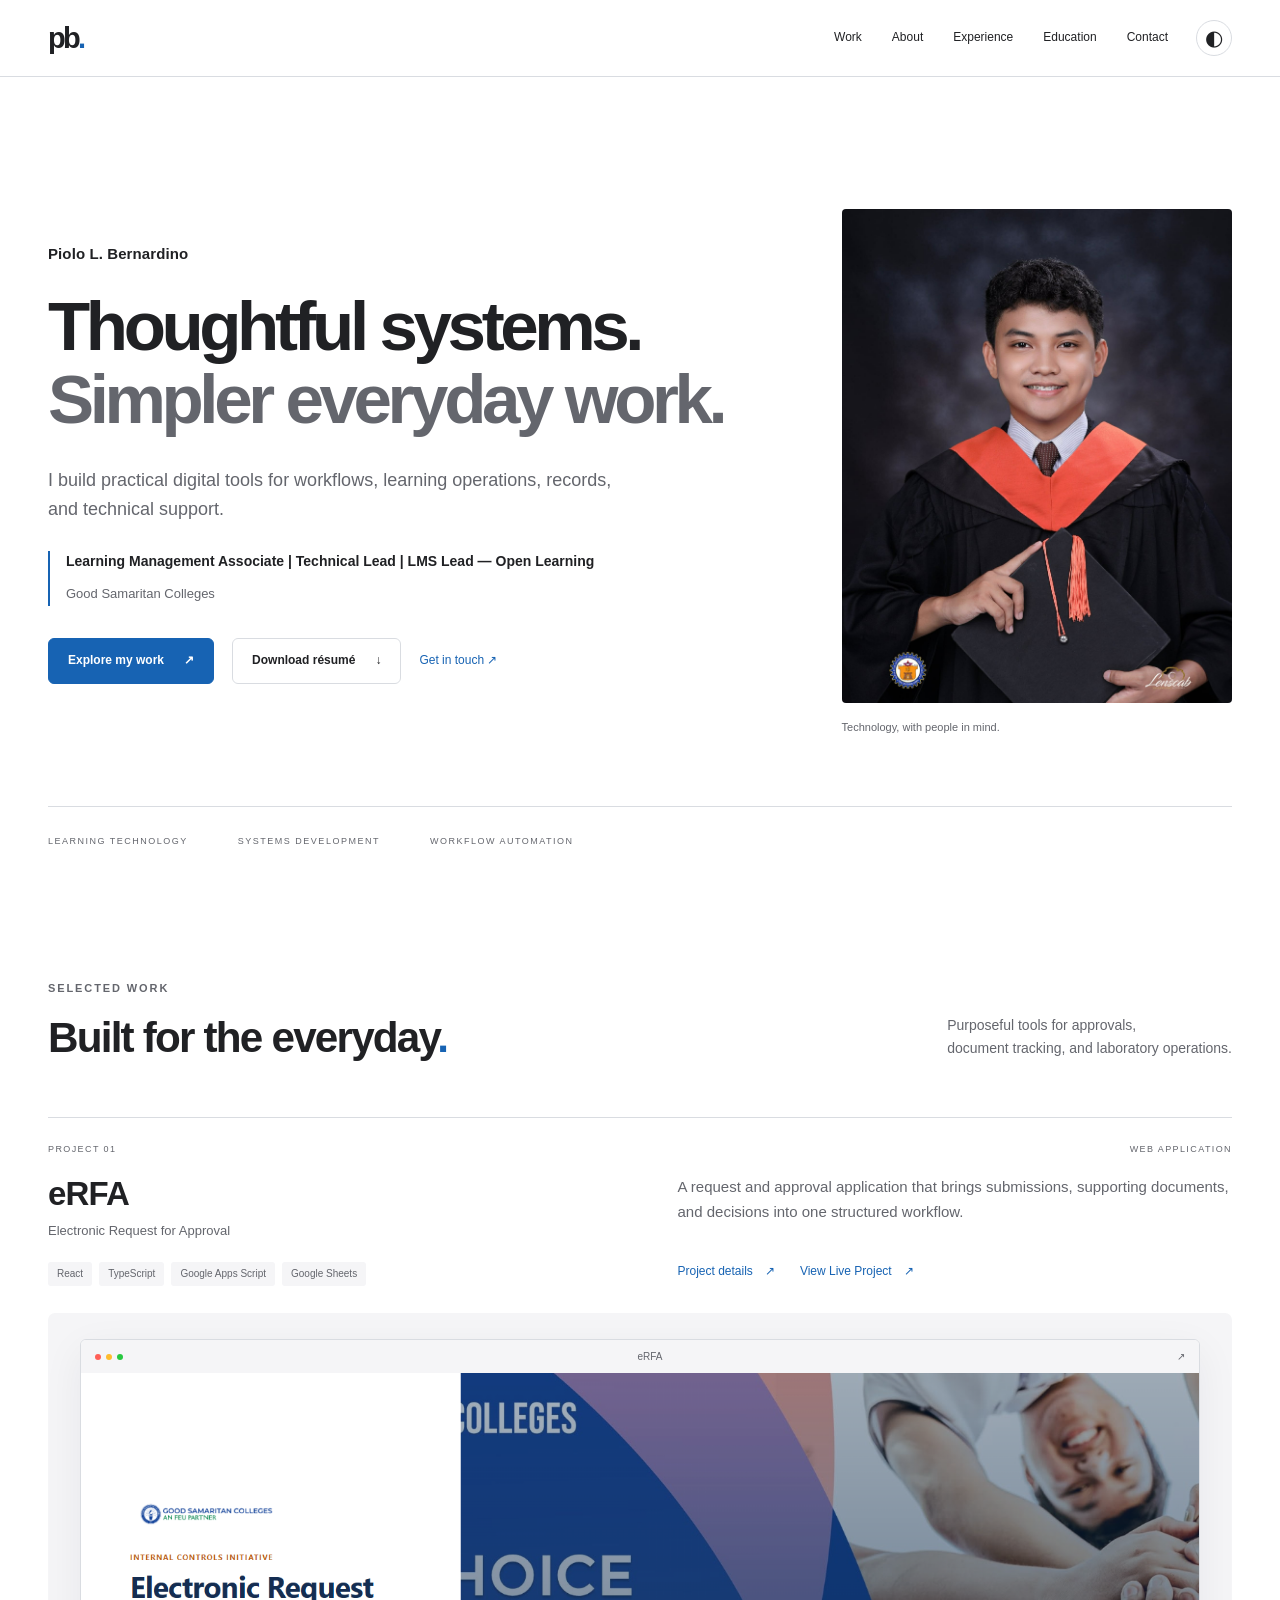
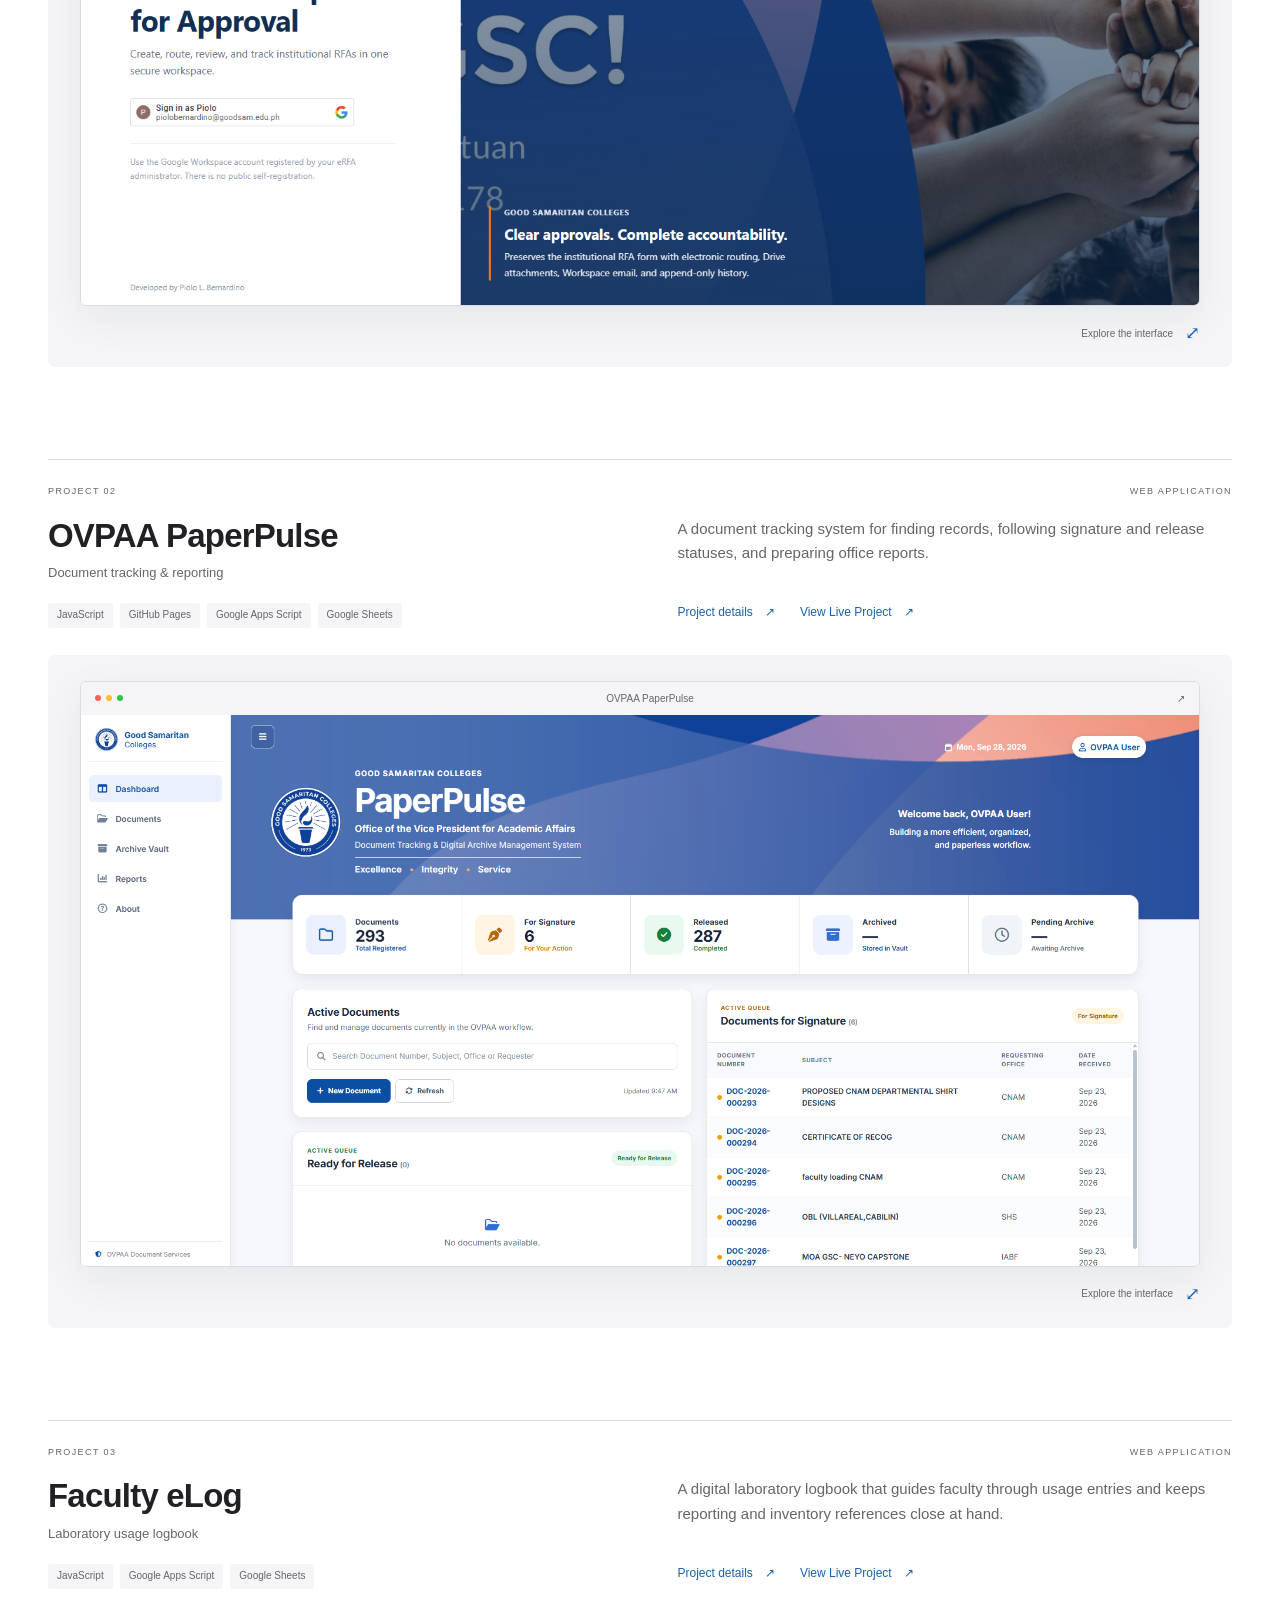
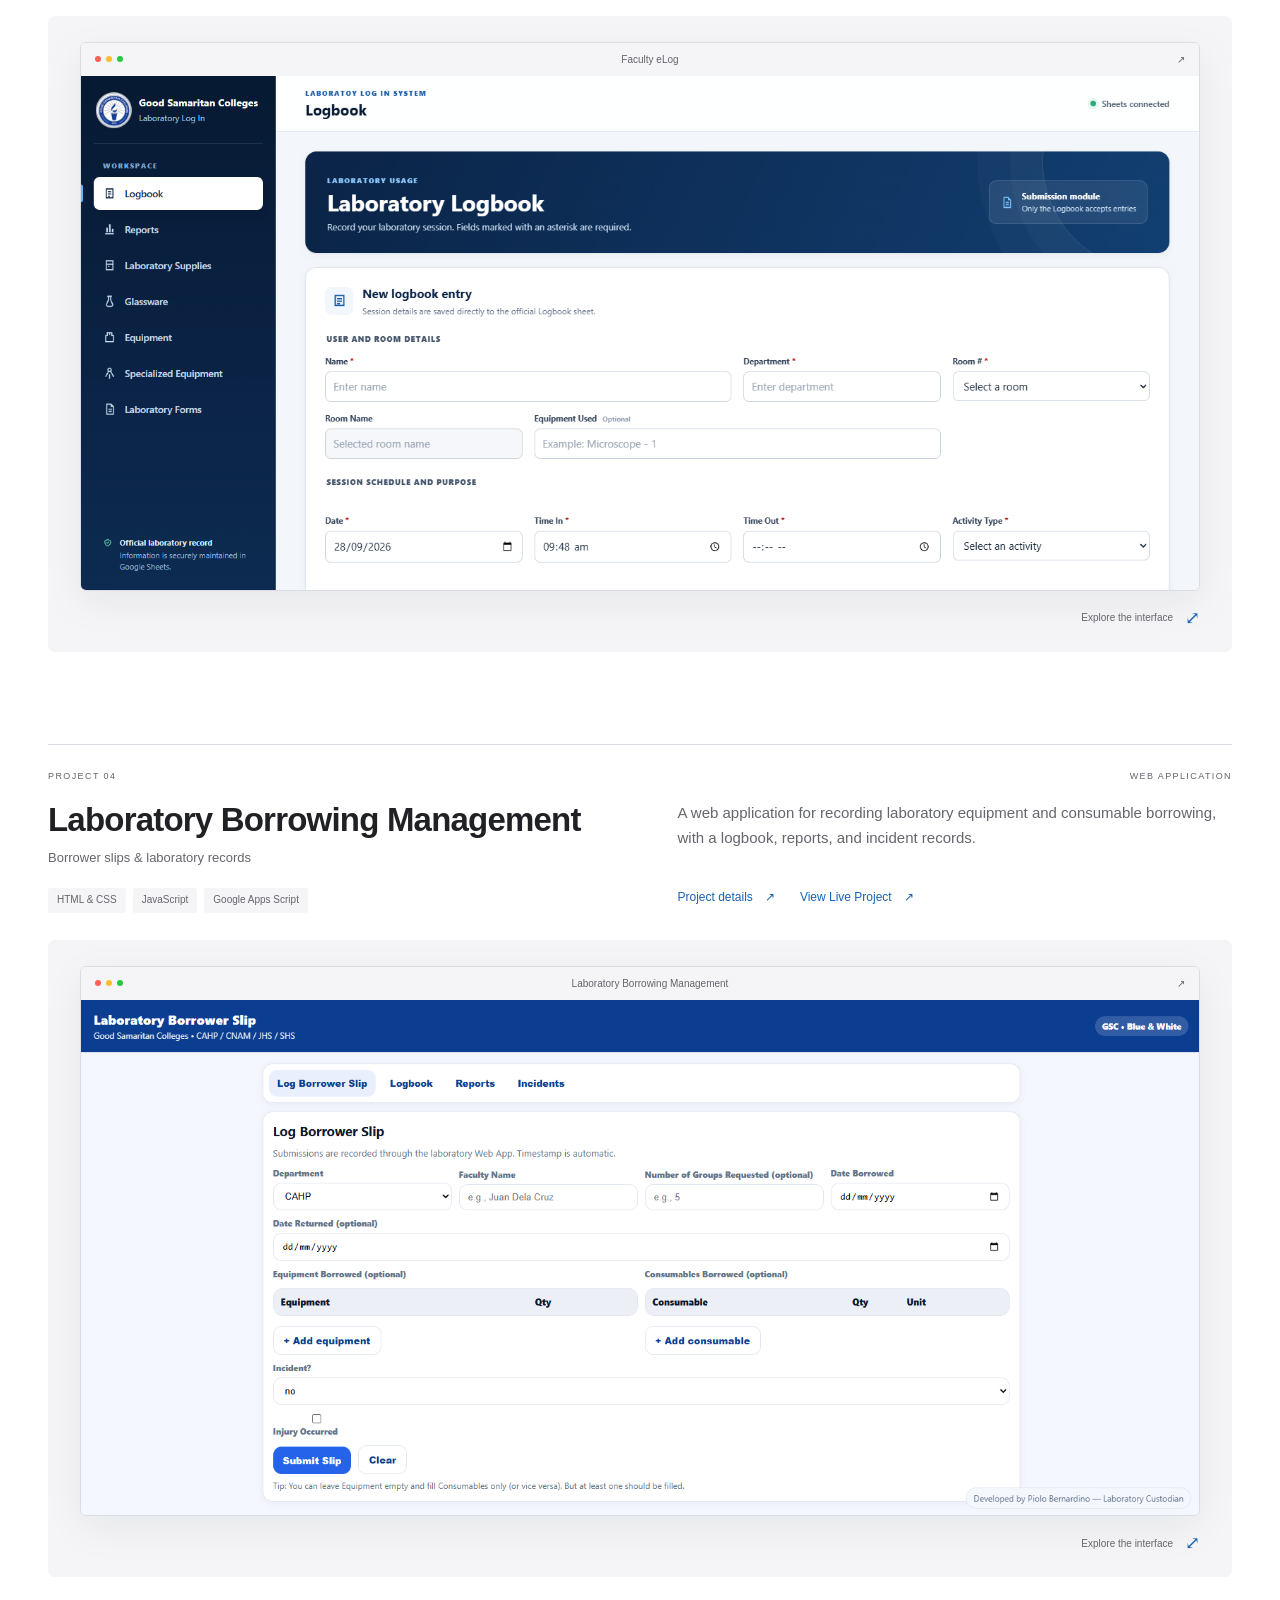
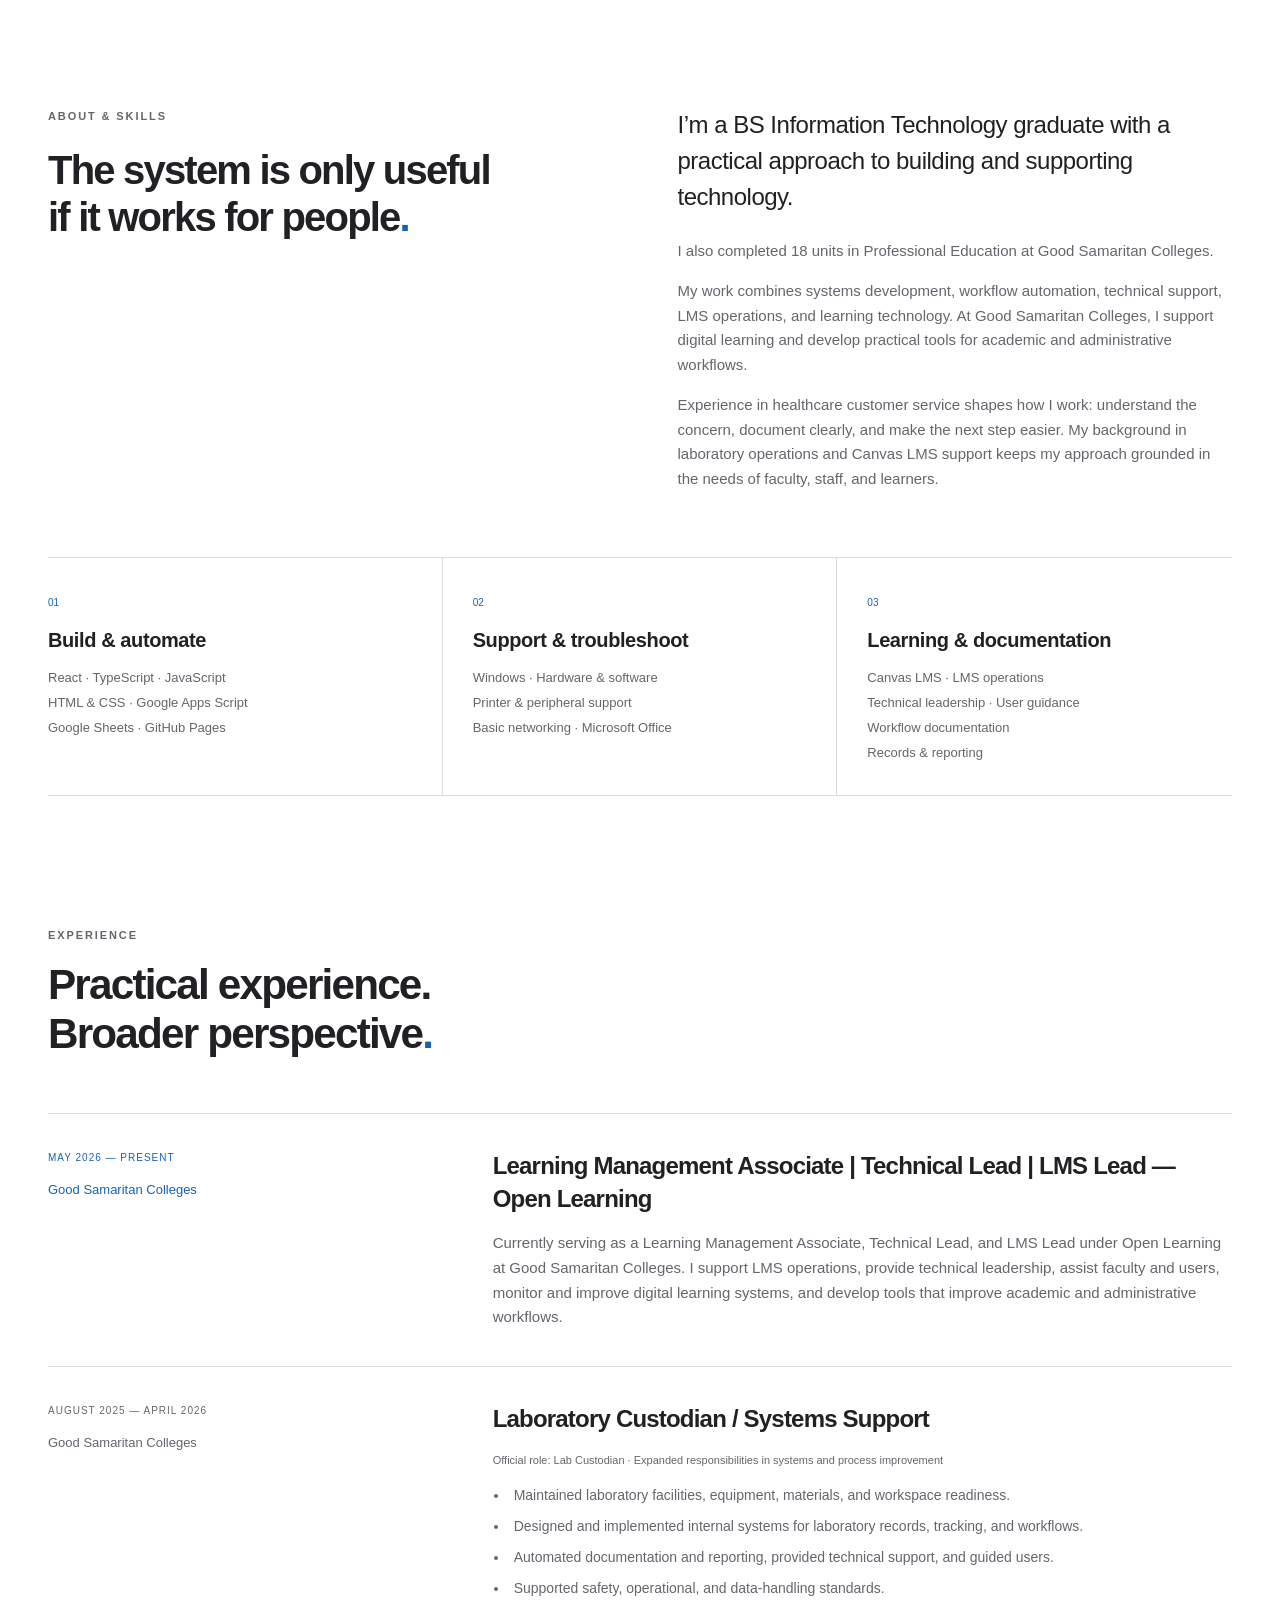
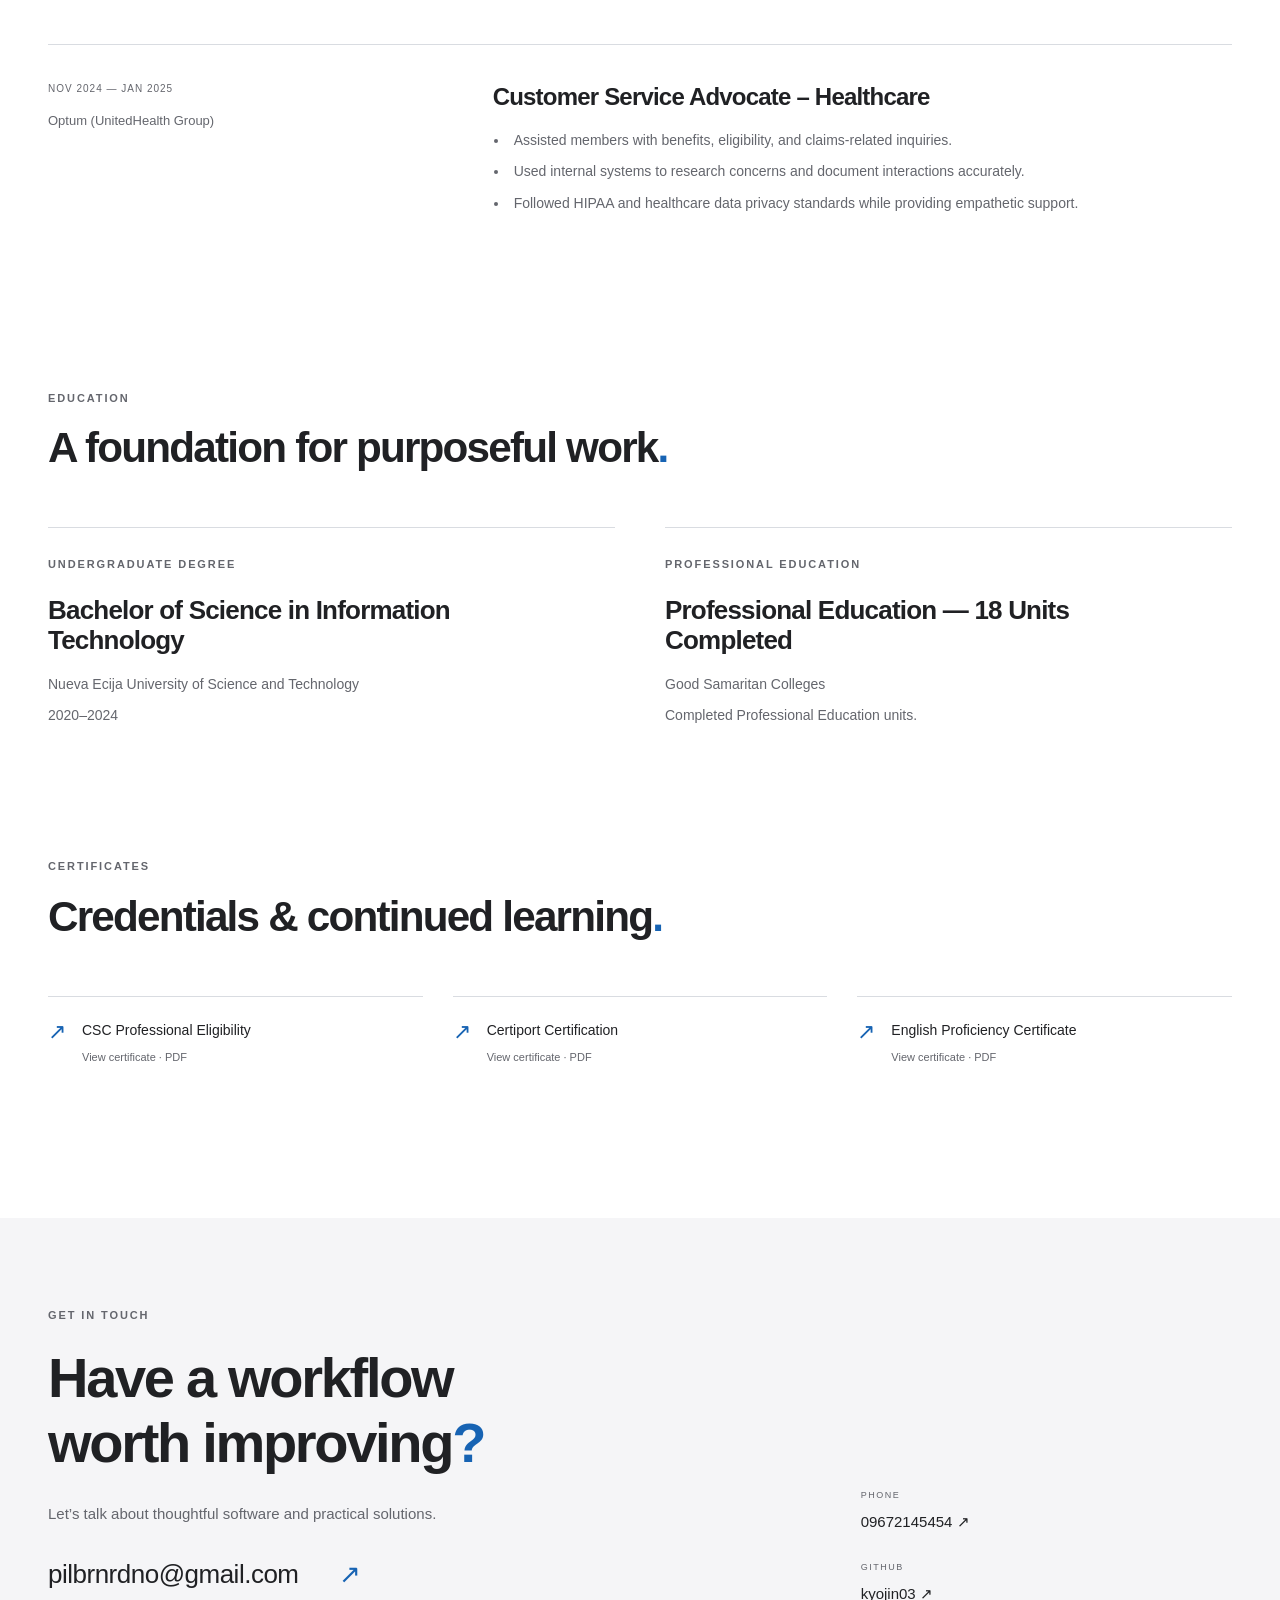
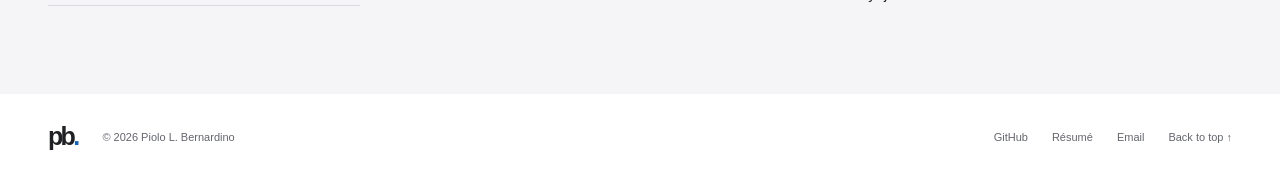
<file: index.html>
<!doctype html>
<html lang="en" data-theme="light">
<head><meta charset="utf-8"><meta name="viewport" content="width=device-width,initial-scale=1"><meta name="description" content="Piolo L. Bernardino — learning management, systems development, workflow automation, and technical support at Good Samaritan Colleges."><meta name="color-scheme" content="light dark"><title>Piolo L. Bernardino — Developer Portfolio</title><link rel="icon" href="favicon.svg" type="image/svg+xml"><script>try{const t=localStorage.getItem('portfolio-theme');if(t==='light'||t==='dark')document.documentElement.dataset.theme=t}catch(e){}</script><link rel="stylesheet" href="styles.css"><script src="script.js" defer></script>
</head>
<body><a class="skip" href="#main">Skip to content</a>

<header class="site-header">
<nav class="container nav" aria-label="Main navigation"><a class="monogram" href="#home" aria-label="Piolo Bernardino, home">pb<span>.</span></a>
<div class="nav-links"><a href="#work">Work</a><a href="#about">About</a><a href="#experience">Experience</a><a href="#education">Education</a><a href="#contact">Contact</a>
</div><button class="theme-toggle" hidden type="button" aria-label="Switch to dark theme"><span aria-hidden="true">☼</span></button>
</nav>
</header>

<main id="main">
<section class="hero container" id="home">
<div class="hero-copy"><p class="eyebrow">Piolo L. Bernardino</p><h1>Thoughtful systems.<br><span>Simpler everyday work.</span></h1>
<p class="lede">I build practical digital tools for workflows, learning operations, records, and technical support.</p>
<div class="current-role"><p>Learning Management Associate | Technical Lead | LMS Lead — Open Learning</p><span>Good Samaritan Colleges</span></div>
<div class="actions"><a class="button primary" href="#work">Explore my work <span aria-hidden="true">↗</span></a><a class="button secondary" href="Piolo%20Bernardino%20CV.pdf" download>Download résumé <span aria-hidden="true">↓</span></a><a class="hero-contact" href="#contact">Get in touch <span aria-hidden="true">↗</span></a></div>
</div><figure class="portrait"><div class="photo-frame"><img src="profile.jfif" alt="Portrait of Piolo L. Bernardino" width="600" height="700" fetchpriority="high"></div><figcaption>Technology, with people in mind.</figcaption></figure>
<div class="hero-bottom"><span>LEARNING TECHNOLOGY</span><span>SYSTEMS DEVELOPMENT</span><span>WORKFLOW AUTOMATION</span></div>
</section>

<section class="section container" id="work">
<div class="section-heading">
<div><p class="eyebrow">SELECTED WORK</p>
<h2>Built for the everyday<span class="blue">.</span>
</h2>
</div><p>Purposeful tools for approvals,<br>document tracking, and laboratory operations.</p>
</div>
<div class="projects">
<article class="project">
<div class="project-copy">
<div class="project-index"><span>PROJECT 01</span><span>WEB APPLICATION</span>
</div>
<h3>eRFA
</h3><p class="project-sub">Electronic Request for Approval</p><p>A request and approval application that brings submissions, supporting documents, and decisions into one structured workflow.</p>
<ul class="tags" aria-label="Technology stack">
<li>React
</li>
<li>TypeScript
</li>
<li>Google Apps Script
</li>
<li>Google Sheets
</li>
</ul>
<div class="project-actions"><details id="details-erfa">
<summary>Project details <span aria-hidden="true">↗</span>
</summary>
<div class="detail-content">
<h4>My contribution
</h4><p>Developed the request submission and approval workflows, with role-based dashboards and supporting records.</p>
<h4>Key features
</h4>
<ul>
<li>Request submission and attachments
</li>
<li>Role-based dashboards and approval workflows
</li>
<li>Notifications and audit trails
</li>
</ul>
<h4>Technology stack
</h4><p>React, TypeScript, Google Apps Script, Google Sheets.</p>
</div>
</details><a class="text-link" href="https://erfa.gsc.edu.ph/#/login" target="_blank" rel="noopener noreferrer">View Live Project <span aria-hidden="true">↗</span><span class="sr-only"> (opens in a new tab)</span></a></div>
</div>

<div class="project-visual screenshot-visual visual-erfa">
  <div class="browser-frame"><div class="browser-bar"><span class="browser-dots" aria-hidden="true"><i></i><i></i><i></i></span><span>eRFA</span><span aria-hidden="true">↗</span></div>
  <a class="screenshot-link" data-project-image href="assets/projects/erfa-sign-in.png" data-title="eRFA" aria-label="Enlarge eRFA screenshot"><img src="assets/projects/erfa-sign-in.png" alt="eRFA sign-in page with the Electronic Request for Approval introduction and Good Samaritan Colleges branding." width="1596" height="759" loading="lazy" decoding="async"></a></div>
  <a class="screenshot-caption" data-open-image href="assets/projects/erfa-sign-in.png" data-title="eRFA">Explore the interface <span aria-hidden="true">⤢</span></a>
</div>
</article>
<article class="project">
<div class="project-copy">
<div class="project-index"><span>PROJECT 02</span><span>WEB APPLICATION</span>
</div>
<h3>OVPAA PaperPulse
</h3><p class="project-sub">Document tracking & reporting</p><p>A document tracking system for finding records, following signature and release statuses, and preparing office reports.</p>
<ul class="tags" aria-label="Technology stack">
<li>JavaScript
</li>
<li>GitHub Pages
</li>
<li>Google Apps Script
</li>
<li>Google Sheets
</li>
</ul>
<div class="project-actions"><details id="details-paperpulse">
<summary>Project details <span aria-hidden="true">↗</span>
</summary>
<div class="detail-content">
<h4>My contribution
</h4><p>Developed the document tracking interface and connected it to a Google Apps Script backend and Google Sheets records.</p>
<h4>Key features
</h4>
<ul>
<li>Document search and tracking
</li>
<li>Signature and release statuses
</li>
<li>Monthly statistics and PDF / Excel reporting
</li>
</ul>
<h4>Technology stack
</h4><p>JavaScript, GitHub Pages, Google Apps Script, Google Sheets.</p>
</div>
</details><a class="text-link" href="https://kyojin03.github.io/Paperpulse/" target="_blank" rel="noopener noreferrer">View Live Project <span aria-hidden="true">↗</span><span class="sr-only"> (opens in a new tab)</span></a></div>
</div>

<div class="project-visual screenshot-visual visual-paperpulse">
  <div class="browser-frame"><div class="browser-bar"><span class="browser-dots" aria-hidden="true"><i></i><i></i><i></i></span><span>OVPAA PaperPulse</span><span aria-hidden="true">↗</span></div>
  <a class="screenshot-link" data-project-image href="assets/projects/paperpulse-dashboard.png" data-title="OVPAA PaperPulse" aria-label="Enlarge OVPAA PaperPulse screenshot"><img src="assets/projects/paperpulse-dashboard.png" alt="OVPAA PaperPulse dashboard with document search, signature and release queues, and archive navigation." width="1903" height="938" loading="lazy" decoding="async"></a></div>
  <a class="screenshot-caption" data-open-image href="assets/projects/paperpulse-dashboard.png" data-title="OVPAA PaperPulse">Explore the interface <span aria-hidden="true">⤢</span></a>
</div>
</article>
<article class="project">
<div class="project-copy">
<div class="project-index"><span>PROJECT 03</span><span>WEB APPLICATION</span>
</div>
<h3>Faculty eLog
</h3><p class="project-sub">Laboratory usage logbook</p><p>A digital laboratory logbook that guides faculty through usage entries and keeps reporting and inventory references close at hand.</p>
<ul class="tags" aria-label="Technology stack">
<li>JavaScript
</li>
<li>Google Apps Script
</li>
<li>Google Sheets
</li>
</ul>
<div class="project-actions"><details id="details-elog">
<summary>Project details <span aria-hidden="true">↗</span>
</summary>
<div class="detail-content">
<h4>My contribution
</h4><p>Developed the laboratory logging workflow, including validated entry forms, room selection, and reporting tools.</p>
<h4>Key features
</h4>
<ul>
<li>Validated forms and room selection
</li>
<li>Reports and printing
</li>
<li>Read-only inventory references
</li>
</ul>
<h4>Technology stack
</h4><p>JavaScript, Google Apps Script, Google Sheets.</p>
</div>
</details><a class="text-link" href="https://kyojin03.github.io/kyojin03-faculty-elog-v2/" target="_blank" rel="noopener noreferrer">View Live Project <span aria-hidden="true">↗</span><span class="sr-only"> (opens in a new tab)</span></a></div>
</div>

<div class="project-visual screenshot-visual visual-elog">
  <div class="browser-frame"><div class="browser-bar"><span class="browser-dots" aria-hidden="true"><i></i><i></i><i></i></span><span>Faculty eLog</span><span aria-hidden="true">↗</span></div>
  <a class="screenshot-link" data-project-image href="assets/projects/faculty-elog-logbook.png" data-title="Faculty eLog" aria-label="Enlarge Faculty eLog screenshot"><img src="assets/projects/faculty-elog-logbook.png" alt="Faculty eLog laboratory logbook with empty user and room fields, session schedule, and inventory navigation." width="1585" height="729" loading="lazy" decoding="async"></a></div>
  <a class="screenshot-caption" data-open-image href="assets/projects/faculty-elog-logbook.png" data-title="Faculty eLog">Explore the interface <span aria-hidden="true">⤢</span></a>
</div>
</article>
<article class="project">
<div class="project-copy"><div class="project-index"><span>PROJECT 04</span><span>WEB APPLICATION</span></div>
<h3>Laboratory Borrowing Management</h3><p class="project-sub">Borrower slips & laboratory records</p>
<p>A web application for recording laboratory equipment and consumable borrowing, with a logbook, reports, and incident records.</p>
<ul class="tags" aria-label="Technology stack"><li>HTML & CSS</li><li>JavaScript</li><li>Google Apps Script</li></ul>
<div class="project-actions"><details id="details-borrowing"><summary>Project details <span aria-hidden="true">↗</span></summary><div class="detail-content">
<h4>My contribution</h4><p>Developed the laboratory borrowing application and its borrower slip workflow.</p>
<h4>Key features</h4><ul><li>Department, faculty, and borrowing / return date entries</li><li>Equipment and consumable quantities</li><li>Logbook, reports, and incident records</li></ul>
<h4>Technology stack</h4><p>HTML, CSS, JavaScript, and a Google Apps Script web app backend.</p>
</div></details><a class="text-link" href="https://kyojin03.github.io/Laboratory-borrowing-management/" target="_blank" rel="noopener noreferrer">View Live Project <span aria-hidden="true">↗</span><span class="sr-only"> (opens in a new tab)</span></a></div></div>
<div class="project-visual screenshot-visual visual-borrowing">
  <div class="browser-frame"><div class="browser-bar"><span class="browser-dots" aria-hidden="true"><i></i><i></i><i></i></span><span>Laboratory Borrowing Management</span><span aria-hidden="true">↗</span></div>
  <a class="screenshot-link" data-project-image href="assets/projects/laboratory-borrower-slip.png" data-title="Laboratory Borrowing Management" aria-label="Enlarge Laboratory Borrowing Management screenshot"><img src="assets/projects/laboratory-borrower-slip.png" alt="Laboratory Borrower Slip form with department, faculty, borrowing dates, equipment, consumables, and incident fields." width="1582" height="730" loading="lazy" decoding="async"></a></div>
  <a class="screenshot-caption" data-open-image href="assets/projects/laboratory-borrower-slip.png" data-title="Laboratory Borrowing Management">Explore the interface <span aria-hidden="true">⤢</span></a>
</div>
</article>
</div>
</section>
<section class="section container about" id="about">
<div><p class="eyebrow">ABOUT & SKILLS</p>
<h2>The system is only useful<br>if it works for people<span class="blue">.</span>
</h2>
</div>
<div class="about-copy"><p class="large-copy">I’m a BS Information Technology graduate with a practical approach to building and supporting technology.</p><p>I also completed 18 units in Professional Education at Good Samaritan Colleges.</p><p>My work combines systems development, workflow automation, technical support, LMS operations, and learning technology. At Good Samaritan Colleges, I support digital learning and develop practical tools for academic and administrative workflows.</p><p>Experience in healthcare customer service shapes how I work: understand the concern, document clearly, and make the next step easier. My background in laboratory operations and Canvas LMS support keeps my approach grounded in the needs of faculty, staff, and learners.</p>
</div>
<div class="skill-grid">
<div><span class="skill-number">01</span>
<h3>Build & automate
</h3><p>React · TypeScript · JavaScript<br>HTML & CSS · Google Apps Script<br>Google Sheets · GitHub Pages</p>
</div>
<div><span class="skill-number">02</span>
<h3>Support & troubleshoot
</h3><p>Windows · Hardware & software<br>Printer & peripheral support<br>Basic networking · Microsoft Office</p>
</div>
<div><span class="skill-number">03</span>
<h3>Learning & documentation
</h3><p>Canvas LMS · LMS operations<br>Technical leadership · User guidance<br>Workflow documentation<br>Records & reporting</p>
</div>
</div>
</section>

<section class="section container" id="experience">
<div class="section-heading">
<div><p class="eyebrow">EXPERIENCE</p>
<h2>Practical experience.<br>Broader perspective<span class="blue">.</span>
</h2>
</div>
</div>
<article class="experience-row current-experience"><div class="experience-date">MAY 2026 — PRESENT<span>Good Samaritan Colleges</span></div><div><h3>Learning Management Associate | Technical Lead | LMS Lead — Open Learning</h3><p class="experience-description">Currently serving as a Learning Management Associate, Technical Lead, and LMS Lead under Open Learning at Good Samaritan Colleges. I support LMS operations, provide technical leadership, assist faculty and users, monitor and improve digital learning systems, and develop tools that improve academic and administrative workflows.</p></div></article>
<article class="experience-row">
<div class="experience-date">AUGUST 2025 — APRIL 2026<span>Good Samaritan Colleges</span>
</div>
<div>
<h3>Laboratory Custodian / Systems Support</h3><p class="role-note">Official role: Lab Custodian · Expanded responsibilities in systems and process improvement</p>
<ul>
<li>Maintained laboratory facilities, equipment, materials, and workspace readiness.
</li>
<li>Designed and implemented internal systems for laboratory records, tracking, and workflows.
</li>
<li>Automated documentation and reporting, provided technical support, and guided users.
</li>
<li>Supported safety, operational, and data-handling standards.
</li>
</ul>
</div>
</article>
<article class="experience-row">
<div class="experience-date">NOV 2024 — JAN 2025<span>Optum (UnitedHealth Group)</span>
</div>
<div>
<h3>Customer Service Advocate – Healthcare
</h3>
<ul>
<li>Assisted members with benefits, eligibility, and claims-related inquiries.
</li>
<li>Used internal systems to research concerns and document interactions accurately.
</li>
<li>Followed HIPAA and healthcare data privacy standards while providing empathetic support.
</li>
</ul>
</div>
</article>
</section>

<section class="section container" id="education">
<div class="section-heading"><div><p class="eyebrow">EDUCATION</p><h2>A foundation for purposeful work<span class="blue">.</span></h2></div></div>
<div class="education-grid"><article><p class="eyebrow">UNDERGRADUATE DEGREE</p><h3>Bachelor of Science in Information Technology</h3><p>Nueva Ecija University of Science and Technology</p><p class="education-note">2020–2024</p></article>
<article><p class="eyebrow">PROFESSIONAL EDUCATION</p><h3>Professional Education — 18 Units Completed</h3><p>Good Samaritan Colleges</p><p class="education-note">Completed Professional Education units.</p></article></div>
</section>
<section class="section container" id="certificates">
<div class="section-heading">
<div><p class="eyebrow">CERTIFICATES</p>
<h2>Credentials & continued learning<span class="blue">.</span>
</h2>
</div>
</div>
<div class="certificates"><a href="CSC_Certificate.pdf" target="_blank" rel="noopener noreferrer"><span class="cert-icon">↗</span><span><strong>CSC Professional Eligibility</strong><small>View certificate · PDF <span class="sr-only">(opens in a new tab)</span></small></span></a><a href="Certiport_Certificate.pdf" target="_blank" rel="noopener noreferrer"><span class="cert-icon">↗</span><span><strong>Certiport Certification</strong><small>View certificate · PDF <span class="sr-only">(opens in a new tab)</span></small></span></a><a href="pio.pdf" target="_blank" rel="noopener noreferrer"><span class="cert-icon">↗</span><span><strong>English Proficiency Certificate</strong><small>View certificate · PDF <span class="sr-only">(opens in a new tab)</span></small></span></a>
</div>
</section>

<section class="contact-section" id="contact">
<div class="container contact">
<div><p class="eyebrow">GET IN TOUCH</p>
<h2>Have a workflow<br>worth improving<span class="blue">?</span>
</h2><p>Let’s talk about thoughtful software and practical solutions.</p><a class="contact-email" href="mailto:pilbrnrdno@gmail.com">pilbrnrdno@gmail.com <span>↗</span></a>
</div>
<div class="contact-links"><a href="tel:09672145454"><span>PHONE</span>09672145454 ↗</a><a href="https://github.com/kyojin03" target="_blank" rel="noopener noreferrer"><span>GITHUB</span>kyojin03 ↗<span class="sr-only"> (opens in a new tab)</span></a>
</div>
</div>
</section>
</main>
<footer class="container footer"><div><a class="monogram" href="#home" aria-label="Back to top">pb<span>.</span></a><p>© <span id="year">2026</span> Piolo L. Bernardino</p></div><nav aria-label="Footer navigation"><a href="https://github.com/kyojin03" target="_blank" rel="noopener noreferrer">GitHub<span class="sr-only"> (opens in a new tab)</span></a><a href="Piolo%20Bernardino%20CV.pdf" download>Résumé</a><a href="mailto:pilbrnrdno@gmail.com">Email</a><a href="#home">Back to top ↑</a></nav></footer>
<dialog id="project-dialog" aria-labelledby="dialog-title">
<div class="dialog-top"><span class="eyebrow">PROJECT DETAILS</span><button type="button" class="close-dialog" aria-label="Close project details">✕</button>
</div>
<h2 id="dialog-title" tabindex="-1">
</h2>
<div id="dialog-body">
</div>
</dialog>
<dialog id="image-dialog" class="image-dialog" aria-labelledby="image-title">
<div class="image-toolbar"><h2 id="image-title" tabindex="-1">Project screenshot</h2><div class="image-actions"><button class="image-zoom" type="button" aria-pressed="false">Actual size</button><button class="close-image close-dialog" type="button" aria-label="Close screenshot">✕</button></div></div>
<p class="image-instruction" id="image-instruction">Use Actual size to read interface details. Scroll or swipe to explore the enlarged image.</p>
<div class="image-stage" tabindex="0" role="region" aria-label="Enlarged project screenshot" aria-describedby="image-instruction"><img id="viewer-image" alt=""></div>
<div class="gallery-controls"><button type="button" class="gallery-prev" aria-label="Previous screenshot">←</button><p id="gallery-status" aria-live="polite"></p><button type="button" class="gallery-next" aria-label="Next screenshot">→</button></div>
<div class="image-thumbnails" aria-label="Screenshot thumbnails"></div>
</dialog>
</body></html>
</file>
<file: styles.css>
/* Palette: light first, with an equally complete dark theme. */
:root {
  color-scheme: light;
  --bg: #ffffff;
  --surface: #f5f5f7;
  --surface2: #eceef1;
  --text: #202124;
  --muted: #64666d;
  --line: #d9dce1;
  --accent: #1763b3;
  --button: #1763b3;
  --button-text: #ffffff;
  --preview: #f0f1f3;
  --shadow: 0 12px 40px #161f3010;
}
html[data-theme="dark"] {
  color-scheme: dark;
  --bg: #151618;
  --surface: #1e2023;
  --surface2: #292c30;
  --text: #f3f4f5;
  --muted: #adafb6;
  --line: #3a3d42;
  --accent: #91bfff;
  --button: #a9ccff;
  --button-text: #17263b;
  --preview: #24272c;
  --shadow: 0 12px 40px #00000020;
}
* { box-sizing: border-box; }
html { scroll-behavior: smooth; scroll-padding-top: 110px; }
body { margin: 0; background: var(--bg); color: var(--text); font-family: -apple-system, BlinkMacSystemFont, "Segoe UI", sans-serif; line-height: 1.65; -webkit-font-smoothing: antialiased; }
a { color: inherit; text-decoration: none; }
button { font: inherit; cursor: pointer; }
a, button, summary { -webkit-tap-highlight-color: transparent; transition: color .2s, background .2s, border-color .2s, transform .2s; }
a:hover { color: var(--accent); }
button[hidden], [hidden] { display: none !important; }
:focus-visible { outline: 3px solid var(--accent); outline-offset: 5px; }
h1, h2, h3, h4, p, figure { margin-top: 0; }
h1, h2, h3, h4 { line-height: 1.16; font-weight: 600; }
h2 { font-size: clamp(32px, 3.3vw, 48px); letter-spacing: -1.8px; margin-bottom: 0; }
h3 { font-size: 30px; letter-spacing: -.8px; }
h4 { font-size: 18px; letter-spacing: -.3px; }
.container { width: min(1200px, calc(100% - 96px)); margin-inline: auto; }
.eyebrow { margin-bottom: 22px; font-size: 11px; font-weight: 600; letter-spacing: 1.9px; color: var(--muted); }
.blue { color: var(--accent); }
.site-header { position: sticky; top: 0; z-index: 10; background: var(--bg); border-bottom: 1px solid var(--line); }
.nav { display: flex; align-items: center; gap: 28px; height: 76px; }
.monogram { font-size: 29px; font-weight: 700; letter-spacing: -2.7px; line-height: 1; }
.monogram span { color: var(--accent); }
.nav-links { display: flex; gap: 30px; margin-left: auto; font-size: 12px; }
.theme-toggle, .close-dialog { display: grid; place-items: center; width: 36px; height: 36px; flex-shrink: 0; padding: 0; border: 1px solid var(--line); border-radius: 50%; background: transparent; color: var(--text); font-size: 21px; }
.theme-toggle:hover, .close-dialog:hover { background: var(--surface2); }
.hero { display: grid; grid-template-columns: 1.7fr .9fr; gap: 70px 56px; align-items: center; padding-top: 112px; }
.hero .eyebrow { color: var(--text); text-transform: none; font-size: 15px; letter-spacing: .1px; margin-bottom: 24px; }
h1 { font-size: clamp(50px, 5.4vw, 78px); letter-spacing: -4.4px; line-height: 1.05; margin-bottom: 30px; }
h1 span { color: var(--muted); }
.lede { max-width: 585px; color: var(--muted); font-size: 18px; line-height: 1.65; margin-bottom: 26px; }
.current-role { max-width: 565px; padding-left: 16px; border-left: 2px solid var(--accent); }
.current-role p { margin-bottom: 7px; font-size: 14px; font-weight: 600; line-height: 1.55; }
.current-role > span { color: var(--muted); font-size: 13px; }
.actions { display: flex; flex-wrap: wrap; gap: 12px 18px; align-items: center; margin-top: 32px; }
.button { display: inline-flex; align-items: center; gap: 20px; padding: 12px 19px; border: 1px solid var(--line); border-radius: 6px; font-size: 12px; font-weight: 600; }
.button.primary { background: var(--button); color: var(--button-text); border-color: var(--button); }
.button:hover { transform: translateY(-2px); }
.hero-contact { font-size: 12px; color: var(--accent); padding-block: 10px; }
.portrait { margin: 0; padding-top: 20px; }
.photo-frame { overflow: hidden; border-radius: 4px; aspect-ratio: .79; background: var(--surface2); }
.photo-frame img { display: block; width: 100%; height: 100%; object-fit: cover; object-position: center 30%; }
.portrait figcaption { color: var(--muted); font-size: 11px; padding-top: 15px; }
.hero-bottom { grid-column: 1 / -1; display: flex; gap: 50px; padding-top: 27px; border-top: 1px solid var(--line); color: var(--muted); font-size: 9px; letter-spacing: 1.5px; }
.section { padding-top: 130px; }
.section-heading { display: flex; align-items: end; justify-content: space-between; gap: 60px; margin-bottom: 54px; }
.section-heading .eyebrow { margin-bottom: 17px; }
.section-heading > p { flex-shrink: 0; color: var(--muted); font-size: 14px; margin-bottom: 3px; }
.projects { display: grid; gap: 92px; }
.project { min-width: 0; }
.project-copy { display: grid; grid-template-columns: 1fr 1fr; column-gap: 75px; margin-bottom: 27px; }
.project-index { display: flex; justify-content: space-between; grid-column: 1 / -1; gap: 20px; color: var(--muted); font-size: 9px; letter-spacing: 1.4px; margin-bottom: 18px; padding-top: 24px; border-top: 1px solid var(--line); }
.project-copy h3 { grid-column: 1; grid-row: 2; margin-bottom: 7px; font-size: 33px; }
.project-sub { grid-column: 1; grid-row: 3; font-size: 13px; color: var(--muted); margin-bottom: 0; }
.project-copy > p:not(.project-sub) { grid-column: 2; grid-row: 2 / 4; color: var(--muted); font-size: 15px; margin-bottom: 0; }
.tags { display: flex; flex-wrap: wrap; gap: 7px; list-style: none; padding: 0; margin: 20px 0 0; grid-column: 1; grid-row: 4; align-self: start; }
.tags li { color: var(--muted); background: var(--surface); padding: 4px 9px; border-radius: 3px; font-size: 10px; }
.project-actions { grid-column: 2; grid-row: 4; display: flex; gap: 25px; flex-wrap: wrap; align-items: start; padding-top: 20px; }
summary, .details-button, .text-link { display: inline-flex; align-items: center; gap: 12px; font-size: 12px; line-height: 1.6; color: var(--accent); padding: 0; border: 0; background: transparent; cursor: pointer; }
summary { list-style: none; }
summary::-webkit-details-marker { display: none; }
summary:hover, .details-button:hover, .text-link:hover { text-decoration: underline; text-underline-offset: 4px; }
.project-actions details[open] { flex-basis: 100%; }
.detail-content { color: var(--muted); font-size: 14px; }
.detail-content h4 { color: var(--text); margin: 26px 0 12px; }
.detail-content ul { padding-left: 20px; }
.detail-content li { margin: 7px 0; }
.screenshot-visual { padding: 26px 32px 18px; background: var(--surface); border-radius: 7px; }
.browser-frame { width: 100%; min-width: 0; overflow: hidden; border: 1px solid var(--line); border-radius: 6px; background: var(--bg); box-shadow: var(--shadow); }
.browser-bar { display: flex; align-items: center; gap: 12px; padding: 10px 14px; color: var(--muted); font-size: 10px; line-height: 1.3; background: var(--surface); }
.browser-bar > span:nth-child(2) { flex: 1; text-align: center; }
.browser-dots { display: flex; gap: 5px; }
.browser-dots i { width: 6px; height: 6px; border-radius: 50%; }
.browser-dots i:nth-child(1) { background: #ff5f57; }
.browser-dots i:nth-child(2) { background: #febc2e; }
.browser-dots i:nth-child(3) { background: #28c840; }
.screenshot-link { display: block; cursor: zoom-in; }
.screenshot-link:focus-visible { outline-offset: -4px; }
.screenshot-link img { display: block; width: 100%; height: auto; object-fit: contain; }
.screenshot-caption { display: flex; justify-content: end; align-items: center; gap: 12px; padding-top: 13px; font-size: 10px; color: var(--muted); }
.screenshot-caption span { font-size: 18px; color: var(--accent); }
.about { display: grid; grid-template-columns: 1fr 1fr; gap: 50px 75px; }
.about h2 { font-size: 40px; }
.about-copy p { color: var(--muted); font-size: 15px; }
.about-copy .large-copy { color: var(--text); font-size: 24px; letter-spacing: -.5px; line-height: 1.5; }
.skill-grid { grid-column: 1 / -1; display: grid; grid-template-columns: repeat(3, 1fr); border-block: 1px solid var(--line); }
.skill-grid > div { padding: 30px; border-right: 1px solid var(--line); }
.skill-grid > div:first-child { padding-left: 0; }
.skill-grid > div:last-child { border: 0; }
.skill-number { color: var(--accent); font-size: 10px; }
.skill-grid h3 { margin: 15px 0 14px; font-size: 20px; letter-spacing: -.4px; }
.skill-grid p { margin-bottom: 0; color: var(--muted); font-size: 13px; line-height: 1.9; }
.experience-row { display: grid; grid-template-columns: 1fr 2fr; gap: 75px; border-top: 1px solid var(--line); padding: 36px 0; }
.experience-date { color: var(--muted); font-size: 10px; letter-spacing: 1px; }
.experience-date span { display: block; margin-top: 12px; font-size: 13px; letter-spacing: 0; }
.current-experience .experience-date { color: var(--accent); }
.experience-row h3 { font-size: 24px; margin-bottom: 16px; line-height: 1.35; }
.experience-row ul { color: var(--muted); padding-left: 16px; font-size: 14px; margin-bottom: 0; }
.experience-row li { padding-left: 5px; margin: 8px 0; }
.experience-description { font-size: 15px; color: var(--muted); margin-bottom: 0; }
.role-note { font-size: 11px; color: var(--muted); }
.education-grid { display: grid; grid-template-columns: 1fr 1fr; gap: 50px; }
.education-grid article { padding-top: 27px; border-top: 1px solid var(--line); }
.education-grid h3 { font-size: 26px; max-width: 440px; margin-bottom: 18px; }
.education-grid p:not(.eyebrow) { color: var(--muted); font-size: 14px; margin-bottom: 0; }
.education-grid .education-note { margin-top: 8px; }
.certificates { display: grid; grid-template-columns: repeat(3, 1fr); gap: 30px; }
.certificates > a { display: flex; gap: 16px; padding-block: 22px; border-top: 1px solid var(--line); }
.certificates strong { display: block; font-size: 14px; font-weight: 500; }
.certificates small { display: block; font-size: 11px; color: var(--muted); margin-top: 6px; }
.cert-icon { font-size: 22px; line-height: 1.2; color: var(--accent); }
.contact-section { margin-top: 130px; background: var(--surface); }
.contact { display: grid; grid-template-columns: 2fr 1fr; gap: 70px; padding-block: 88px; }
.contact h2 { font-size: 56px; letter-spacing: -2.3px; }
.contact p:not(.eyebrow) { color: var(--muted); font-size: 15px; margin: 26px 0; }
.contact-email { display: inline-flex; align-items: center; gap: 40px; padding-bottom: 10px; border-bottom: 1px solid var(--line); font-size: 26px; letter-spacing: -.5px; }
.contact-email span { color: var(--accent); }
.contact-links { align-self: end; display: flex; flex-direction: column; gap: 25px; }
.contact-links a { font-size: 15px; }
.contact-links a > span:first-child { display: block; margin-bottom: 7px; font-size: 9px; color: var(--muted); letter-spacing: 1.5px; }
.footer { display: flex; justify-content: space-between; align-items: center; gap: 25px; padding-block: 30px; }
.footer > div { display: flex; align-items: center; gap: 25px; }
.footer p, .footer nav { font-size: 11px; color: var(--muted); margin-bottom: 0; }
.footer nav { display: flex; flex-wrap: wrap; gap: 24px; }
.footer .monogram { font-size: 25px; }
.skip { position: fixed; top: -100px; left: 16px; z-index: 50; padding: 12px; background: var(--button); color: var(--button-text); }
.skip:focus { top: 10px; }
.sr-only { position: absolute; width: 1px; height: 1px; padding: 0; margin: -1px; overflow: hidden; clip: rect(0,0,0,0); white-space: nowrap; border: 0; }
dialog { width: min(680px, calc(100% - 32px)); max-height: 85dvh; overflow-y: auto; padding: 30px; border: 1px solid var(--line); border-radius: 10px; background: var(--bg); color: var(--text); box-shadow: var(--shadow); }
dialog::backdrop { background: #101319b8; }
.dialog-top { display: flex; align-items: center; justify-content: space-between; margin-bottom: 25px; gap: 15px; }
.dialog-top .eyebrow { margin: 0; }
dialog h2 { font-size: 32px; letter-spacing: -1px; }
body.modal-open { overflow: hidden; }
#dialog-body > p { font-size: 14px; color: var(--muted); margin-top: 18px; }
.detail-gallery { margin-block: 24px; }
.detail-gallery h3 { font-size: 16px; margin-bottom: 12px; }
.detail-gallery .screenshot-link { overflow: hidden; border: 1px solid var(--line); border-radius: 4px; }
.detail-gallery p { color: var(--muted); font-size: 11px; margin-top: 8px; }
.image-dialog { width: min(1700px, calc(100% - 32px)); max-height: 94dvh; padding: 20px; }
.image-toolbar { display: flex; justify-content: space-between; align-items: center; gap: 15px; margin-bottom: 12px; }
.image-toolbar h2 { font-size: 22px; letter-spacing: -.5px; }
.image-actions { display: flex; align-items: center; gap: 12px; flex-shrink: 0; }
.image-zoom, .gallery-prev, .gallery-next { padding: 8px 12px; border: 1px solid var(--line); border-radius: 5px; background: var(--surface); color: var(--text); font-size: 12px; }
.image-instruction { font-size: 12px; color: var(--muted); margin-bottom: 12px; }
.image-stage { max-height: 64dvh; overflow: auto; border: 1px solid var(--line); border-radius: 4px; background: var(--preview); overscroll-behavior: contain; }
.image-stage img { display: block; width: 100%; height: auto; margin-inline: auto; }
.image-stage.is-zoomed img { width: auto; max-width: none; margin: 0; }
.gallery-controls { display: flex; align-items: center; justify-content: center; gap: 20px; margin: 10px 0; }
.gallery-controls p { margin: 0; font-size: 11px; color: var(--muted); }
.image-thumbnails { display: flex; justify-content: center; flex-wrap: wrap; gap: 10px; }
.image-thumbnails button { padding: 3px; border: 2px solid transparent; border-radius: 4px; background: var(--surface); }
.image-thumbnails button[aria-current="true"] { border-color: var(--accent); }
.image-thumbnails img { display: block; width: 100px; height: 48px; object-fit: contain; }
@media (prefers-reduced-motion: no-preference) {
  .hero-copy, .portrait { animation: enter .7s both; }
  .portrait { animation-delay: .1s; }
  @keyframes enter { from { opacity: 0; transform: translateY(12px); } to { opacity: 1; transform: none; } }
  .reveal-ready { opacity: .45; transform: translateY(14px); transition: opacity .65s, transform .65s; }
  .reveal-ready.is-visible { opacity: 1; transform: none; }
}
@media (max-width: 1100px) {
  .container { width: calc(100% - 64px); }
  .hero { gap: 50px 35px; padding-top: 80px; }
  h1 { font-size: 58px; letter-spacing: -3px; }
  .lede { font-size: 16px; }
  .project-copy { column-gap: 40px; }
  .about { column-gap: 45px; }
  .about h2 { font-size: 34px; }
  .section-heading > p { font-size: 12px; }
  .contact-email { font-size: 23px; gap: 20px; }
}
@media (max-width: 850px) {
  .hero { grid-template-columns: 1fr; gap: 35px; }
  h1 { font-size: 70px; max-width: 690px; }
  .hero-copy { max-width: 700px; }
  .portrait { max-width: 380px; margin: 10px 0 0 auto; padding: 0; }
  .photo-frame { aspect-ratio: 1; }
  .hero-bottom { gap: 30px; font-size: 8px; }
  .section { padding-top: 95px; }
  .section-heading { display: block; margin-bottom: 40px; }
  .section-heading > p { font-size: 14px; margin: 20px 0 0; }
  .section-heading > p br { display: none; }
  .about { grid-template-columns: 1fr; gap: 30px; }
  .about h2 { font-size: 40px; }
  .experience-row { grid-template-columns: 1fr 2fr; gap: 35px; }
  .contact { gap: 35px; }
  .contact h2 { font-size: 44px; }
  .certificates { gap: 16px; }
  .certificates strong { font-size: 12px; }
}
@media (max-width: 600px) {
  .container { width: calc(100% - 40px); }
  .nav { height: auto; min-height: 94px; display: grid; grid-template-columns: 1fr auto; gap: 14px; padding-block: 13px; }
  .nav-links { grid-column: 1 / -1; grid-row: 2; width: 100%; justify-content: space-between; gap: 12px; margin: 0; font-size: 11px; }
  .theme-toggle { grid-column: 2; grid-row: 1; width: 30px; height: 30px; font-size: 18px; }
  .monogram { font-size: 26px; }
  .hero { padding-top: 56px; gap: 36px; }
  .hero .eyebrow { font-size: 13px; }
  h1 { font-size: clamp(40px, 10.6vw, 63px); letter-spacing: -2.2px; margin-bottom: 25px; }
  .lede { font-size: 16px; }
  .current-role p { font-size: 13px; }
  .current-role > span { font-size: 12px; }
  .actions { gap: 10px; margin-top: 26px; }
  .button { font-size: 11px; padding: 11px 14px; gap: 14px; }
  .hero-contact { width: 100%; padding-top: 9px; }
  .portrait { max-width: 100%; width: 100%; margin-top: 0; }
  .photo-frame { aspect-ratio: 1.04; }
  .hero-bottom { gap: 14px; flex-wrap: wrap; font-size: 8px; letter-spacing: 1px; padding-top: 22px; }
  .section { padding-top: 78px; }
  h2, .about h2 { font-size: 34px; letter-spacing: -1.2px; }
  .section-heading { margin-bottom: 30px; }
  .section-heading > p { font-size: 13px; }
  .projects { gap: 58px; }
  .project-copy { display: flex; flex-direction: column; gap: 0; margin-bottom: 23px; }
  .project-copy h3 { font-size: 28px; margin-bottom: 8px; }
  .project-sub { margin-bottom: 18px; font-size: 12px; }
  .project-copy > p:not(.project-sub) { font-size: 14px; }
  .project-index { font-size: 8px; padding-top: 20px; margin-bottom: 18px; }
  .tags { margin-top: 18px; gap: 6px; }
  .tags li { font-size: 9px; }
  .project-actions { padding-top: 20px; gap: 23px; }
  .screenshot-visual { padding: 10px 10px 8px; }
  .browser-bar { padding: 8px; font-size: 8px; }
  .browser-dots { gap: 3px; }
  .browser-dots i { width: 4px; height: 4px; }
  .screenshot-caption { padding-top: 8px; font-size: 10px; }
  .about-copy .large-copy { font-size: 22px; }
  .about-copy p { font-size: 14px; }
  .skill-grid { grid-template-columns: 1fr; }
  .skill-grid > div, .skill-grid > div:first-child { padding: 23px 0; border-right: 0; border-bottom: 1px solid var(--line); }
  .skill-grid h3 { margin-top: 10px; }
  .experience-row { grid-template-columns: 1fr; gap: 20px; padding: 29px 0; }
  .experience-date span { margin-top: 7px; }
  .experience-row h3 { font-size: 22px; }
  .experience-description { font-size: 14px; }
  .education-grid { grid-template-columns: 1fr; gap: 32px; }
  .education-grid h3 { font-size: 23px; }
  .certificates { grid-template-columns: 1fr; gap: 0; }
  .certificates strong { font-size: 14px; }
  .contact-section { margin-top: 78px; }
  .contact { grid-template-columns: 1fr; padding-block: 55px; gap: 35px; }
  .contact h2 { font-size: 39px; letter-spacing: -1.7px; }
  .contact p:not(.eyebrow) { font-size: 14px; }
  .contact-email { font-size: 21px; gap: 15px; }
  .contact-links { flex-direction: row; gap: 50px; }
  .footer { flex-direction: column; align-items: start; gap: 25px; }
  .footer nav { gap: 24px; font-size: 10px; }
  dialog { padding: 23px; }
  dialog h2 { font-size: 27px; }
  .image-dialog { width: calc(100% - 16px); padding: 12px; }
  .image-toolbar { align-items: start; }
  .image-toolbar h2 { font-size: 17px; padding-top: 6px; }
  .image-actions { gap: 8px; }
  .image-actions .close-image { width: 32px; height: 32px; font-size: 18px; }
  .image-zoom { padding: 7px; font-size: 11px; }
  .image-stage { max-height: 57dvh; }
}
@media (max-width: 360px) {
  .container { width: calc(100% - 32px); }
  h1 { font-size: 40px; letter-spacing: -2px; }
  .nav-links { gap: 10px; font-size: 10px; }
  .button { padding: 10px 12px; gap: 9px; }
  .contact-email { font-size: 19px; }
  .image-toolbar { flex-wrap: wrap; }
  .image-actions { margin-left: auto; }
}
@media (prefers-reduced-motion: reduce) {
  html { scroll-behavior: auto; }
  *, *::before, *::after { animation: none !important; transition: none !important; }
}
</file>
